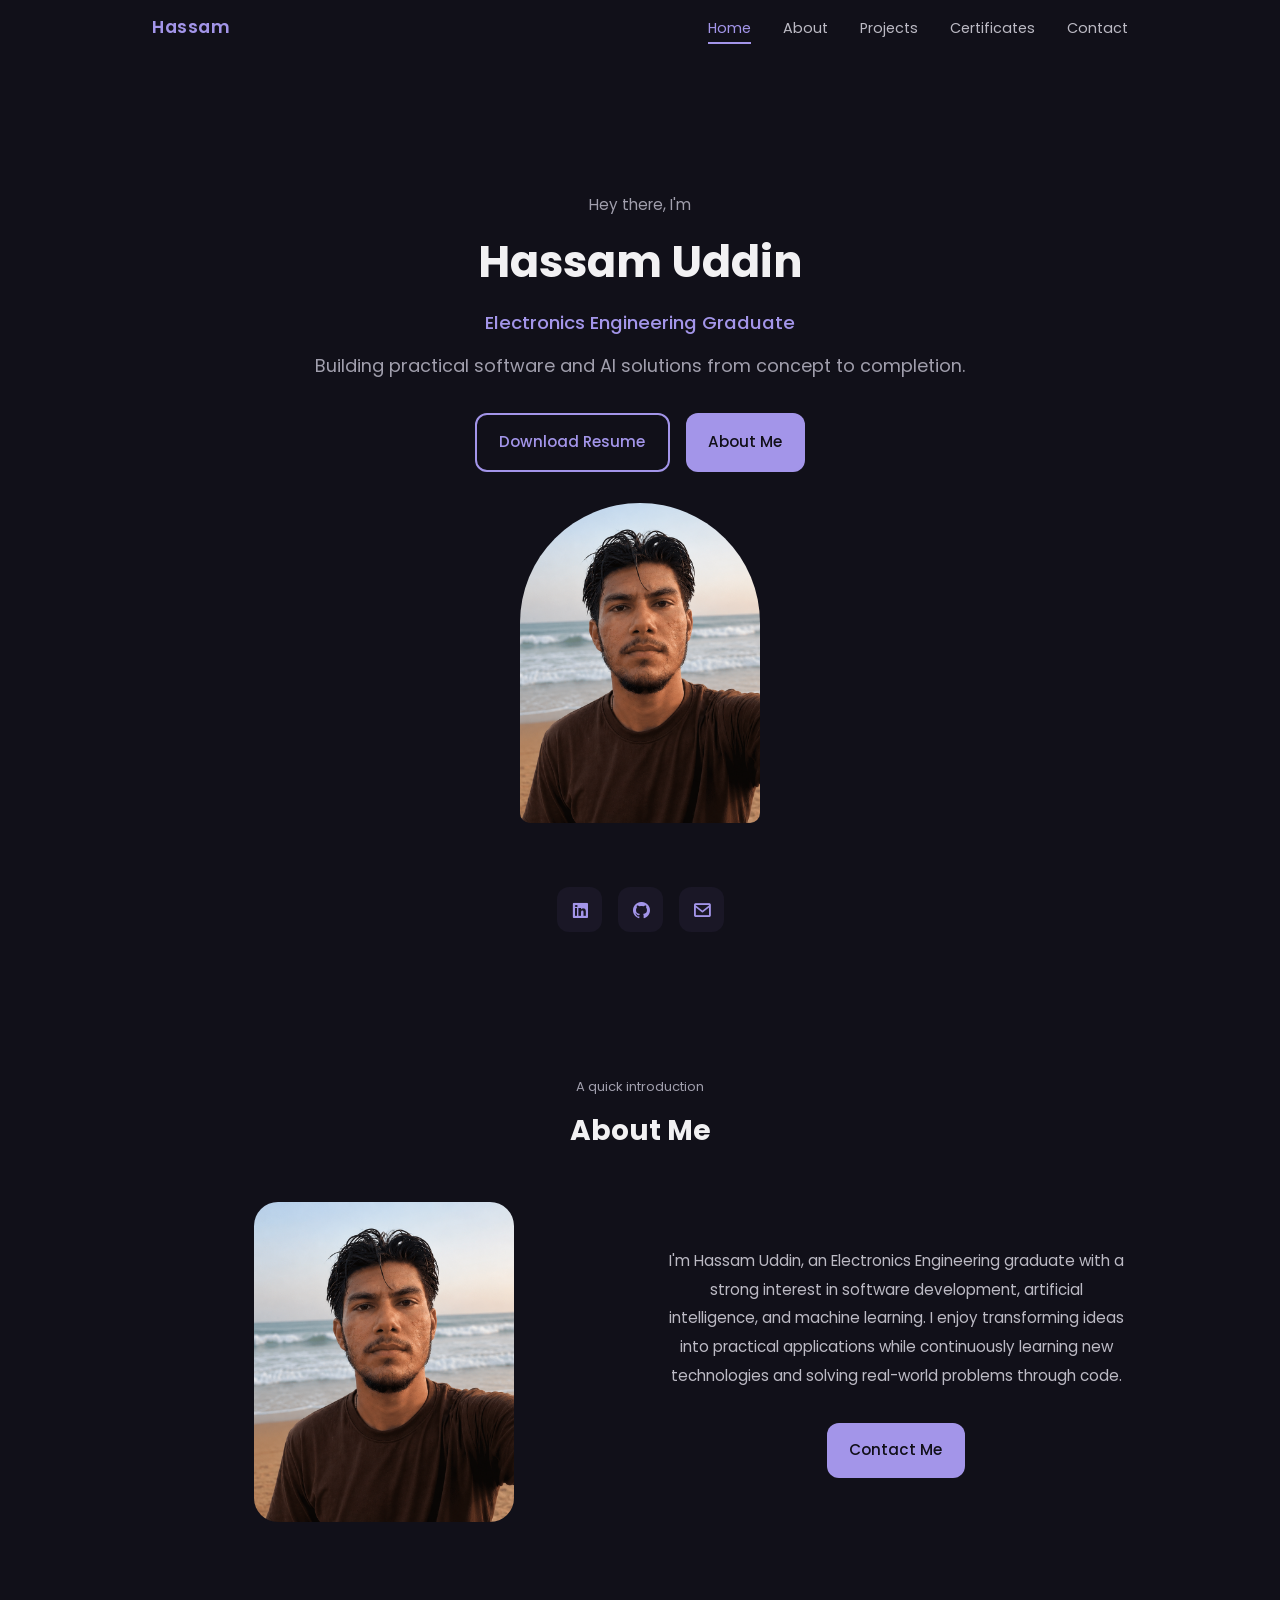
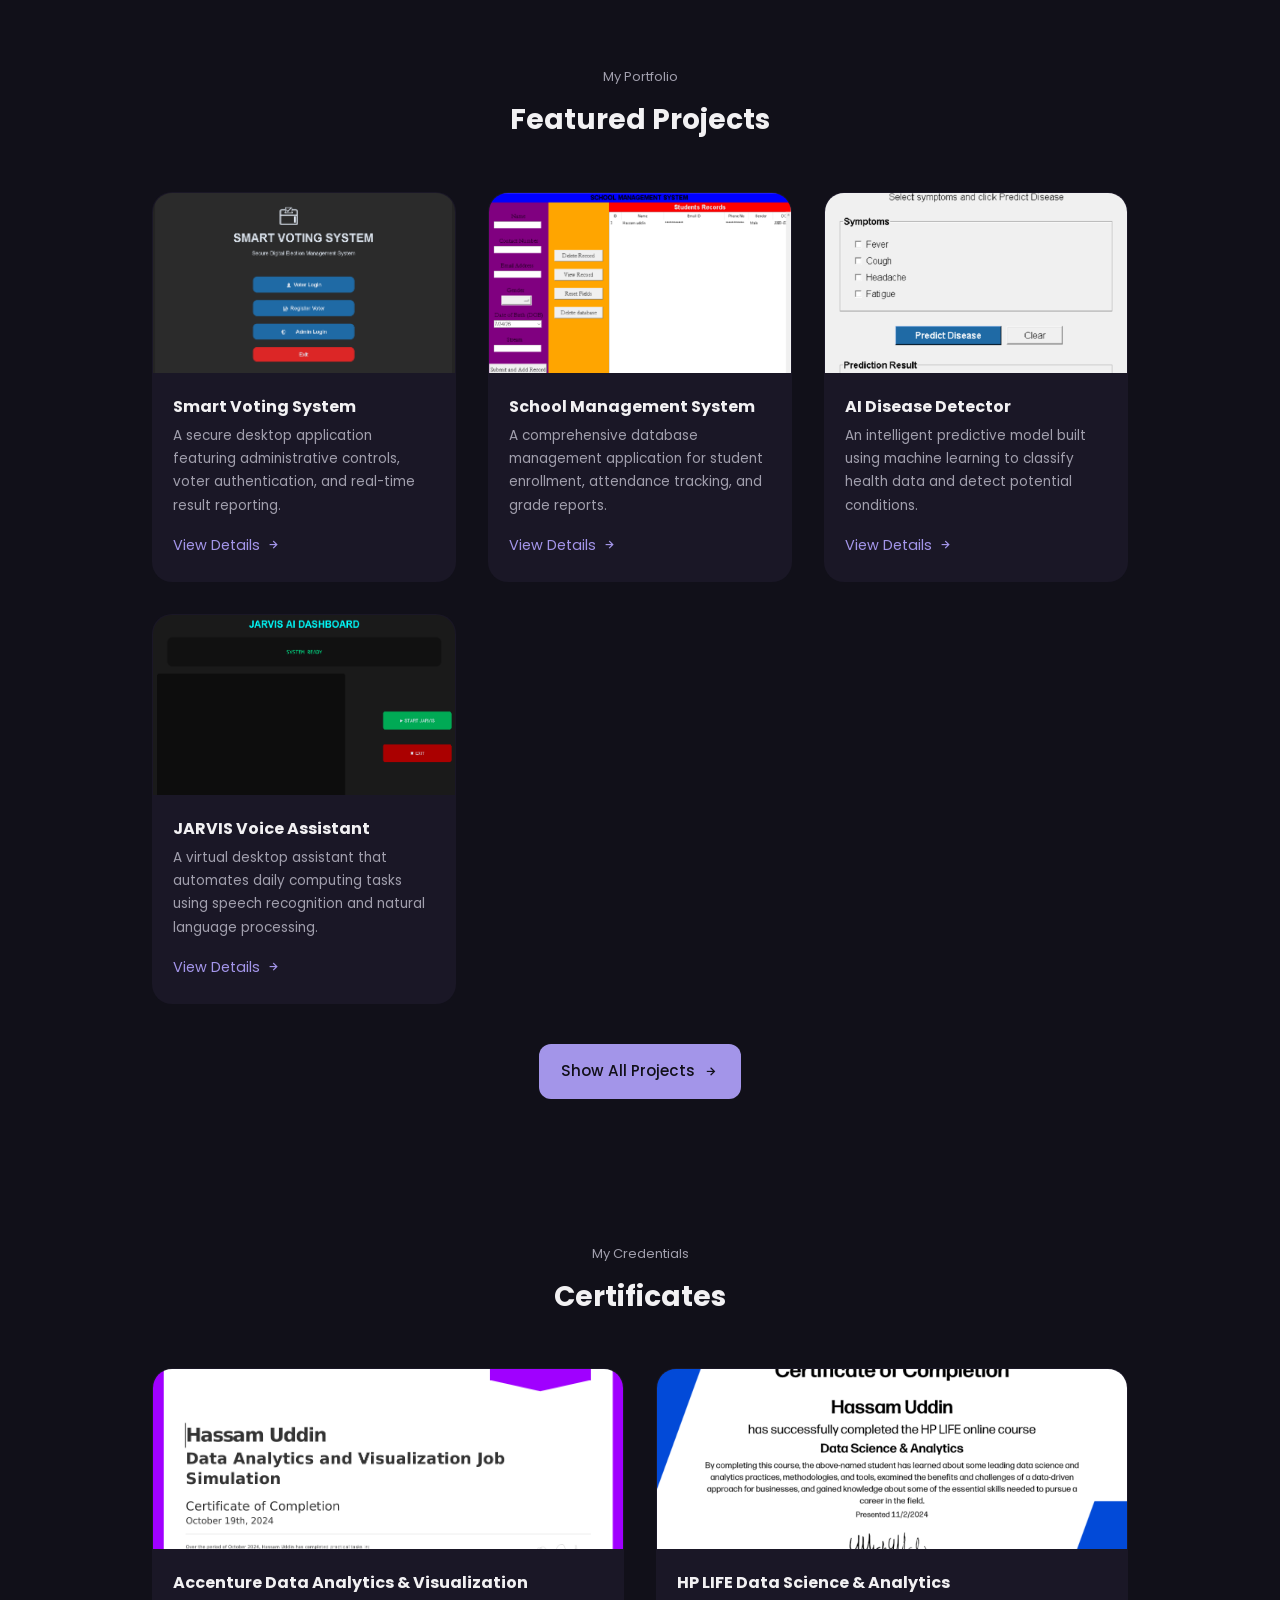
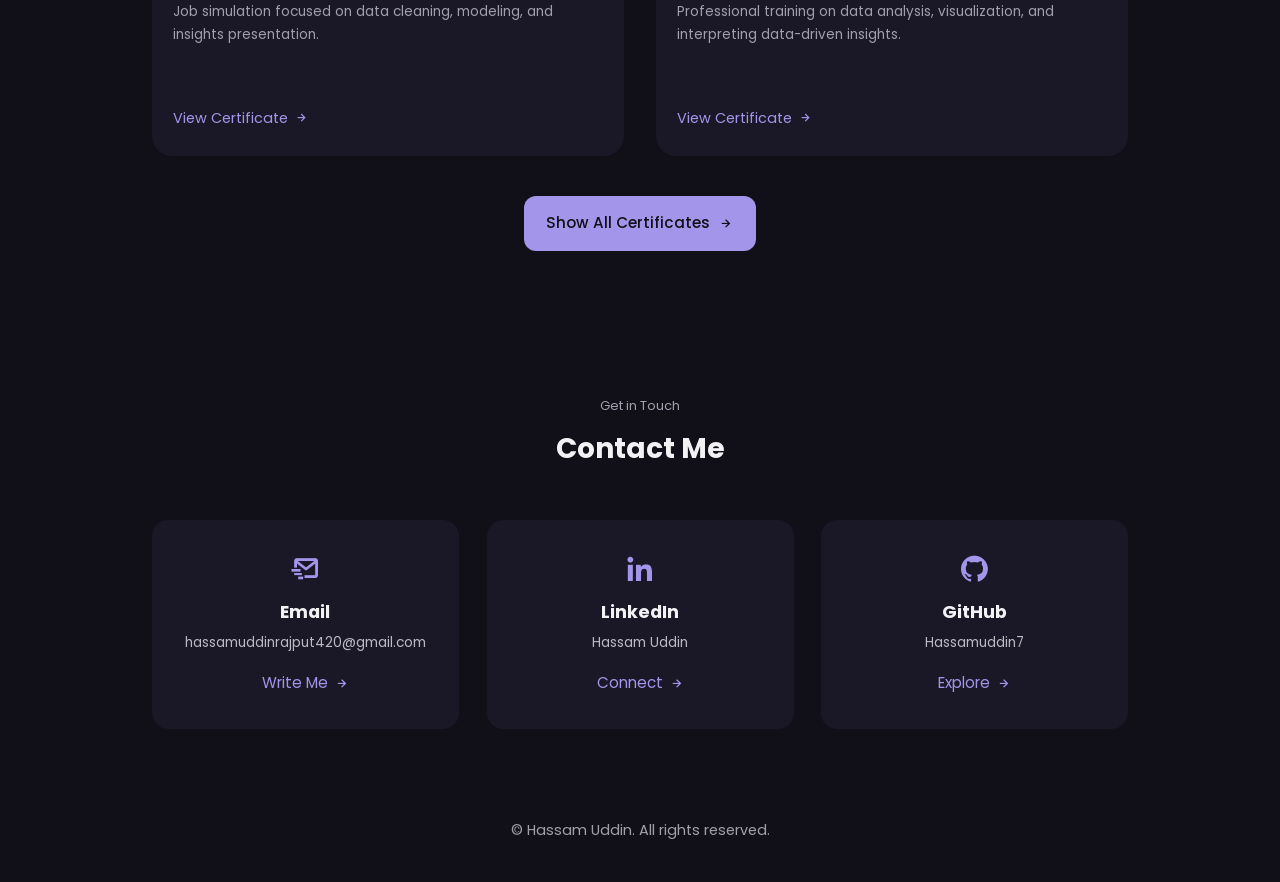
<file: index.html>
<!DOCTYPE html>
<html lang="en">

<head>
    <meta charset="UTF-8">
    <meta name="viewport" content="width=device-width, initial-scale=1.0">
    <title>Hassam Uddin | Portfolio</title>

    <meta name="description" content="Portfolio of Hassam Uddin - Electronics Engineering Graduate.">

    <link rel="preconnect" href="https://fonts.googleapis.com">
    <link rel="preconnect" href="https://fonts.gstatic.com" crossorigin>
    <link href="https://fonts.googleapis.com/css2?family=Poppins:wght@400;500;600;700&display=swap" rel="stylesheet">
    <link href="https://unpkg.com/boxicons@2.1.4/css/boxicons.min.css" rel="stylesheet">

    <link rel="stylesheet" href="style.css">
</head>

<body>

    <header class="header" id="header">
        <nav class="nav container">
            <a href="#" class="nav__logo">Hassam</a>

            <div class="nav__menu" id="nav-menu">
                <ul class="nav__list">
                    <li class="nav__item"><a href="#home" class="nav__link active-link">Home</a></li>
                    <li class="nav__item"><a href="#about" class="nav__link">About</a></li>
                    <li class="nav__item"><a href="#projects" class="nav__link">Projects</a></li>
                    <li class="nav__item"><a href="#certificates" class="nav__link">Certificates</a></li>
                    <li class="nav__item"><a href="#contact" class="nav__link">Contact</a></li>
                </ul>

                <div class="nav__close" id="nav-close"><i class='bx bx-x'></i></div>
            </div>

            <div class="nav__toggle" id="nav-toggle"><i class='bx bx-grid-alt'></i></div>
        </nav>
    </header>

    <main class="main">

        <!-- HOME -->
        <section class="home section" id="home">
            <div class="home__container container grid">
                <div class="home__data">
                    <span class="home__greeting">Hey there, I'm</span>
                    <h1 class="home__name">Hassam Uddin</h1>
                    <h2 class="home__profession">Electronics Engineering Graduate</h2>
                    <h3 class="home__subtitle">Building practical software and AI solutions from concept to completion.
                    </h3>

                    <div class="home__buttons">
                        <a href="assets/files/resume.pdf" download class="button button--ghost">Download Resume</a>
                        <a href="#about" class="button">About Me</a>
                    </div>
                </div>

                <div class="home__handle">
                    <img src="assets/img/profile.png" alt="Hassam Uddin" class="home__img">
                </div>

                <div class="home__social">
                    <a href="https://www.linkedin.com/in/hassamuddin7" target="_blank" rel="noopener noreferrer"
                        class="home__social-link"><i class='bx bxl-linkedin-square'></i></a>
                    <a href="https://github.com/Hassamuddin7" target="_blank" rel="noopener noreferrer"
                        class="home__social-link"><i class='bx bxl-github'></i></a>
                    <a href="mailto:hassamuddinrajput420@gmail.com" class="home__social-link"><i
                            class='bx bx-envelope'></i></a>
                </div>
            </div>
        </section>

        <!-- ABOUT -->
        <section class="about section" id="about">
            <span class="section__subtitle">A quick introduction</span>
            <h2 class="section__title">About Me</h2>

            <div class="about__container container grid">
                <div class="about__img-wrapper">
                    <img src="assets/img/profile.png" alt="Hassam Uddin" class="about__img">
                </div>

                <div class="about__data">
                    <p class="about__description">
                        I'm Hassam Uddin, an Electronics Engineering graduate with a strong interest in software
                        development, artificial intelligence, and machine learning. I enjoy transforming ideas into
                        practical applications while continuously learning new technologies and solving real-world
                        problems through code.
                    </p>
                    <a href="#contact" class="button">Contact Me</a>
                </div>
            </div>
        </section>

        <!-- PROJECTS -->
        <section class="work section" id="projects">
            <span class="section__subtitle">My Portfolio</span>
            <h2 class="section__title">Featured Projects</h2>

            <div class="work__container container grid" id="projects-container" data-limit="4"></div>

            <div class="work__more" style="text-align: center; margin-top: 2.5rem;">
                <a href="projects.html" class="button">Show All Projects <i class='bx bx-right-arrow-alt'></i></a>
            </div>
        </section>

        <!-- CERTIFICATES -->
        <section class="work section" id="certificates">
            <span class="section__subtitle">My Credentials</span>
            <h2 class="section__title">Certificates</h2>

            <div class="work__container container grid" id="certificates-container" data-limit="2"></div>

            <div class="work__more" style="text-align: center; margin-top: 2.5rem;">
                <a href="certificates.html" class="button">Show All Certificates <i
                        class='bx bx-right-arrow-alt'></i></a>
            </div>
        </section>

        <!-- CONTACT -->
        <section class="contact section" id="contact">
            <span class="section__subtitle">Get in Touch</span>
            <h2 class="section__title">Contact Me</h2>

            <div class="contact__container container grid">
                <div class="contact__content">

                    <div class="contact__card">
                        <i class='bx bx-mail-send contact__card-icon'></i>
                        <h3 class="contact__card-title">Email</h3>
                        <span class="contact__card-data">hassamuddinrajput420@gmail.com</span>
                        <a href="mailto:hassamuddinrajput420@gmail.com" class="contact__button">Write Me <i
                                class='bx bx-right-arrow-alt contact__button-icon'></i></a>
                    </div>

                    <div class="contact__card">
                        <i class='bx bxl-linkedin contact__card-icon'></i>
                        <h3 class="contact__card-title">LinkedIn</h3>
                        <span class="contact__card-data">Hassam Uddin</span>
                        <a href="https://linkedin.com/in/hassamuddin7" target="_blank" rel="noopener noreferrer"
                            class="contact__button">Connect <i
                                class='bx bx-right-arrow-alt contact__button-icon'></i></a>
                    </div>

                    <div class="contact__card">
                        <i class='bx bxl-github contact__card-icon'></i>
                        <h3 class="contact__card-title">GitHub</h3>
                        <span class="contact__card-data">Hassamuddin7</span>
                        <a href="https://github.com/Hassamuddin7" target="_blank" rel="noopener noreferrer"
                            class="contact__button">Explore <i
                                class='bx bx-right-arrow-alt contact__button-icon'></i></a>
                    </div>

                </div>
            </div>
        </section>

    </main>

    <footer class="footer">
        <div class="footer__container container">
            <span class="footer__copy">&#169; Hassam Uddin. All rights reserved.</span>
        </div>
    </footer>

    <!-- Dynamic Modal Insertion Point -->
    <div id="modal-container"></div>

    <script src="script.js"></script>
</body>

</html>
</file>
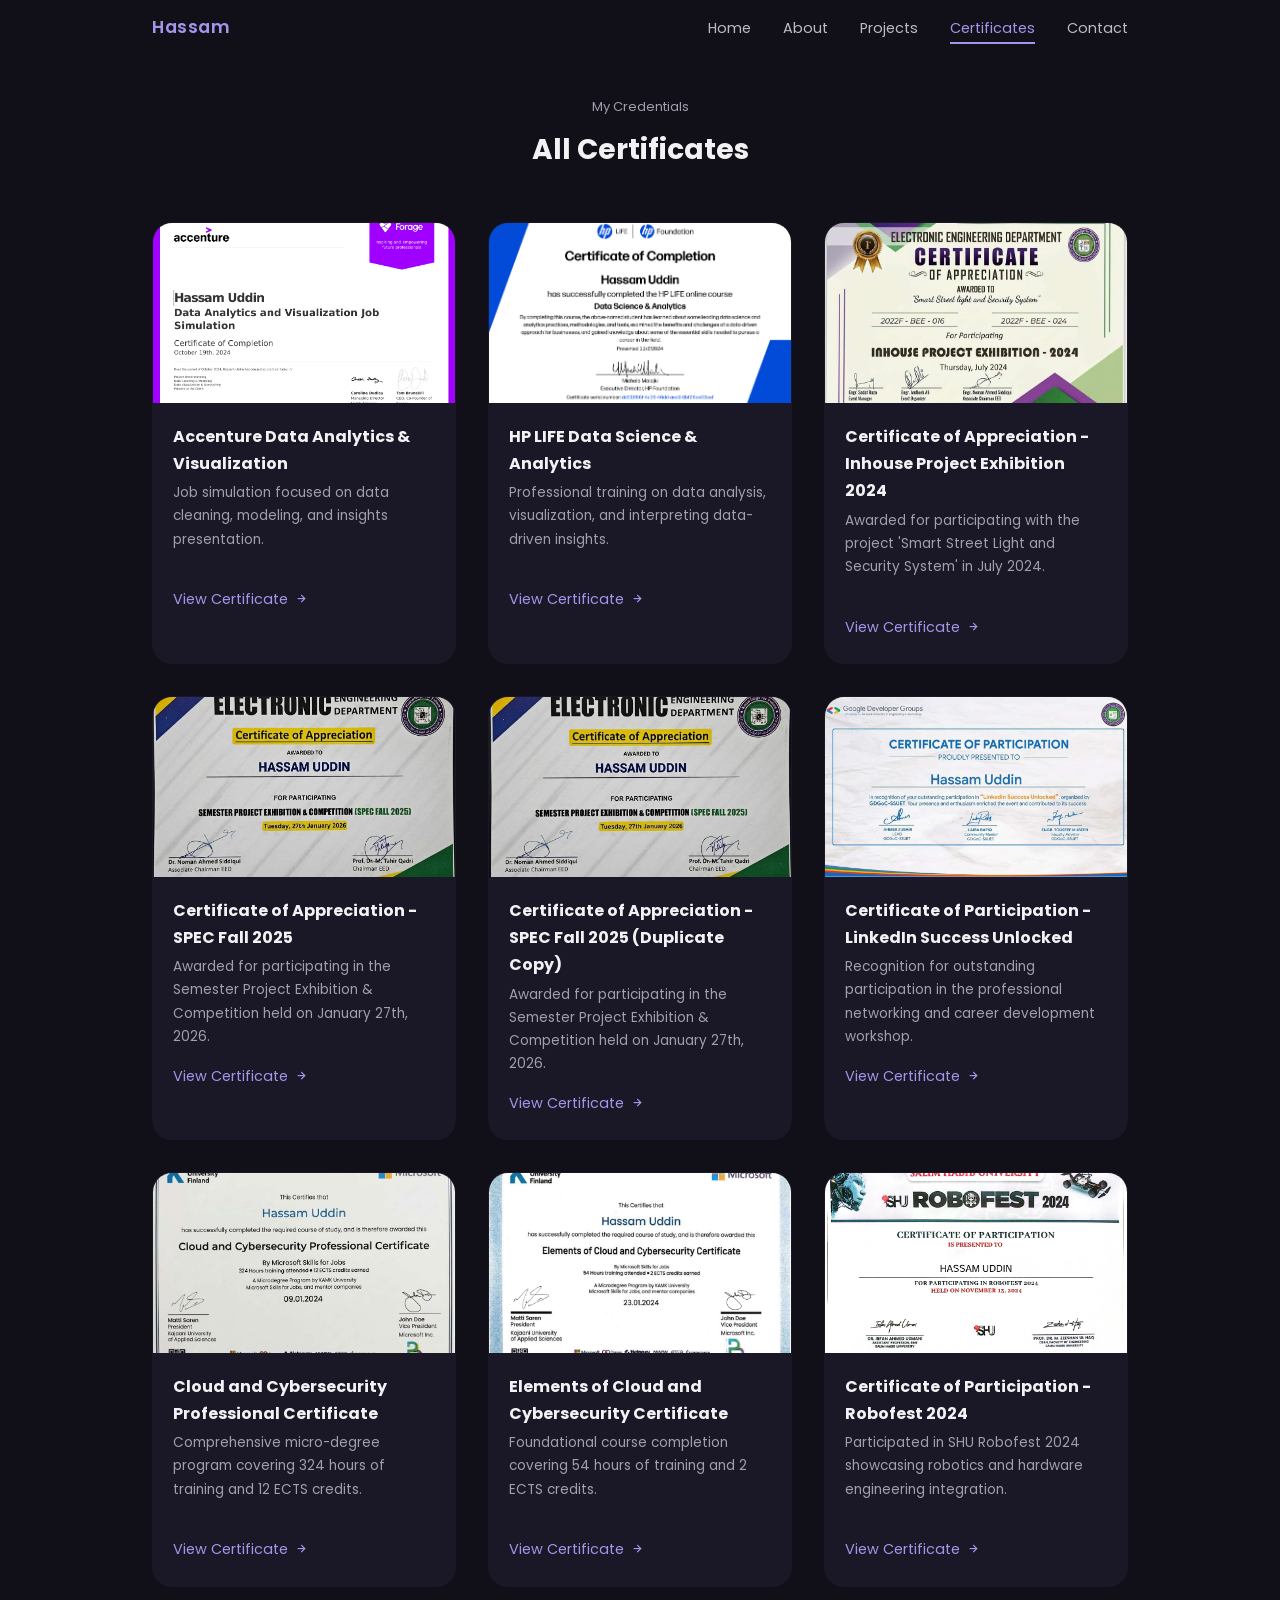
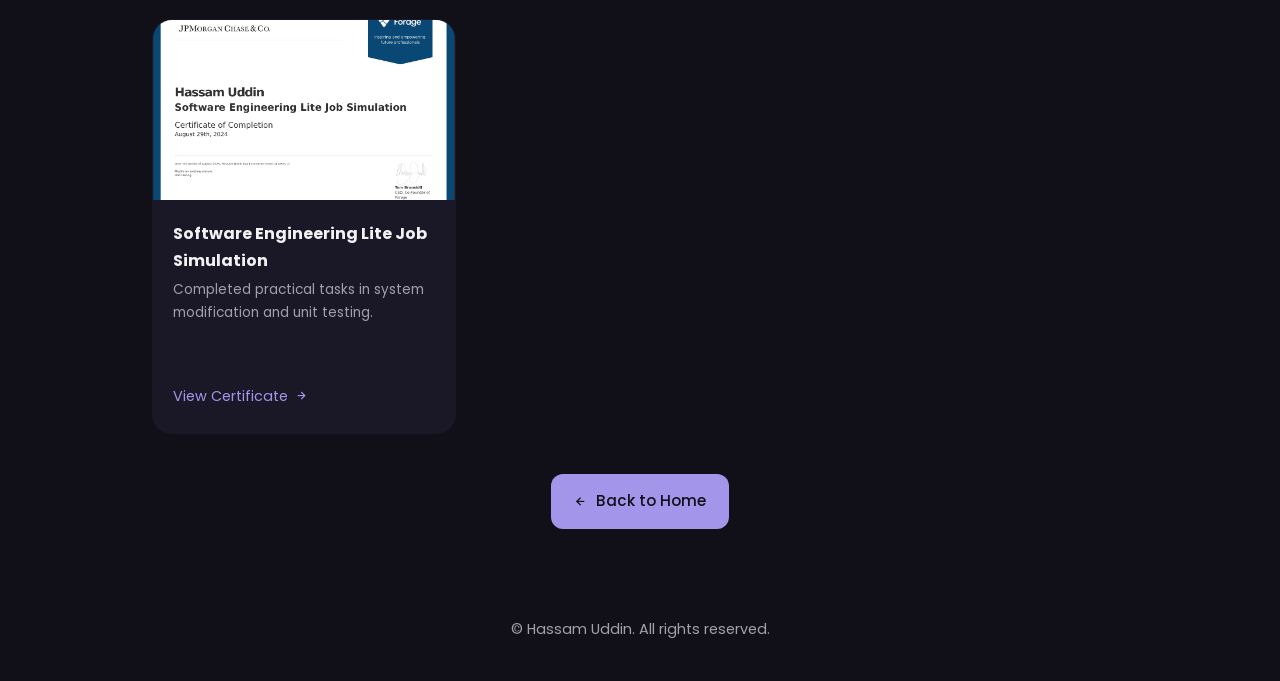
<file: certificates.html>
<!DOCTYPE html>
<html lang="en">

<head>
    <meta charset="UTF-8">
    <meta name="viewport" content="width=device-width, initial-scale=1.0">
    <title>Certificates | Hassam Uddin</title>

    <link rel="preconnect" href="https://fonts.googleapis.com">
    <link rel="preconnect" href="https://fonts.gstatic.com" crossorigin>
    <link href="https://fonts.googleapis.com/css2?family=Poppins:wght@400;500;600;700&display=swap" rel="stylesheet">
    <link href="https://unpkg.com/boxicons@2.1.4/css/boxicons.min.css" rel="stylesheet">

    <link rel="stylesheet" href="style.css">
</head>

<body>

    <header class="header" id="header">
        <nav class="nav container">
            <a href="index.html" class="nav__logo">Hassam</a>

            <div class="nav__menu" id="nav-menu">
                <ul class="nav__list">
                    <li class="nav__item"><a href="index.html#home" class="nav__link">Home</a></li>
                    <li class="nav__item"><a href="index.html#about" class="nav__link">About</a></li>
                    <li class="nav__item"><a href="projects.html" class="nav__link">Projects</a></li>
                    <li class="nav__item"><a href="certificates.html" class="nav__link active-link">Certificates</a>
                    </li>
                    <li class="nav__item"><a href="index.html#contact" class="nav__link">Contact</a></li>
                </ul>

                <div class="nav__close" id="nav-close"><i class='bx bx-x'></i></div>
            </div>

            <div class="nav__toggle" id="nav-toggle"><i class='bx bx-grid-alt'></i></div>
        </nav>
    </header>

    <main class="main">
        <section class="work section">
            <span class="section__subtitle">My Credentials</span>
            <h2 class="section__title">All Certificates</h2>

            <div class="work__container container grid" id="certificates-container"></div>

            <div style="margin-top: 2.5rem; text-align: center;">
                <a href="index.html" class="button"><i class='bx bx-left-arrow-alt'></i> Back to Home</a>
            </div>
        </section>
    </main>

    <footer class="footer">
        <div class="footer__container container">
            <span class="footer__copy">&#169; Hassam Uddin. All rights reserved.</span>
        </div>
    </footer>

    <div id="modal-container"></div>

    <script src="script.js"></script>
</body>

</html>
</file>
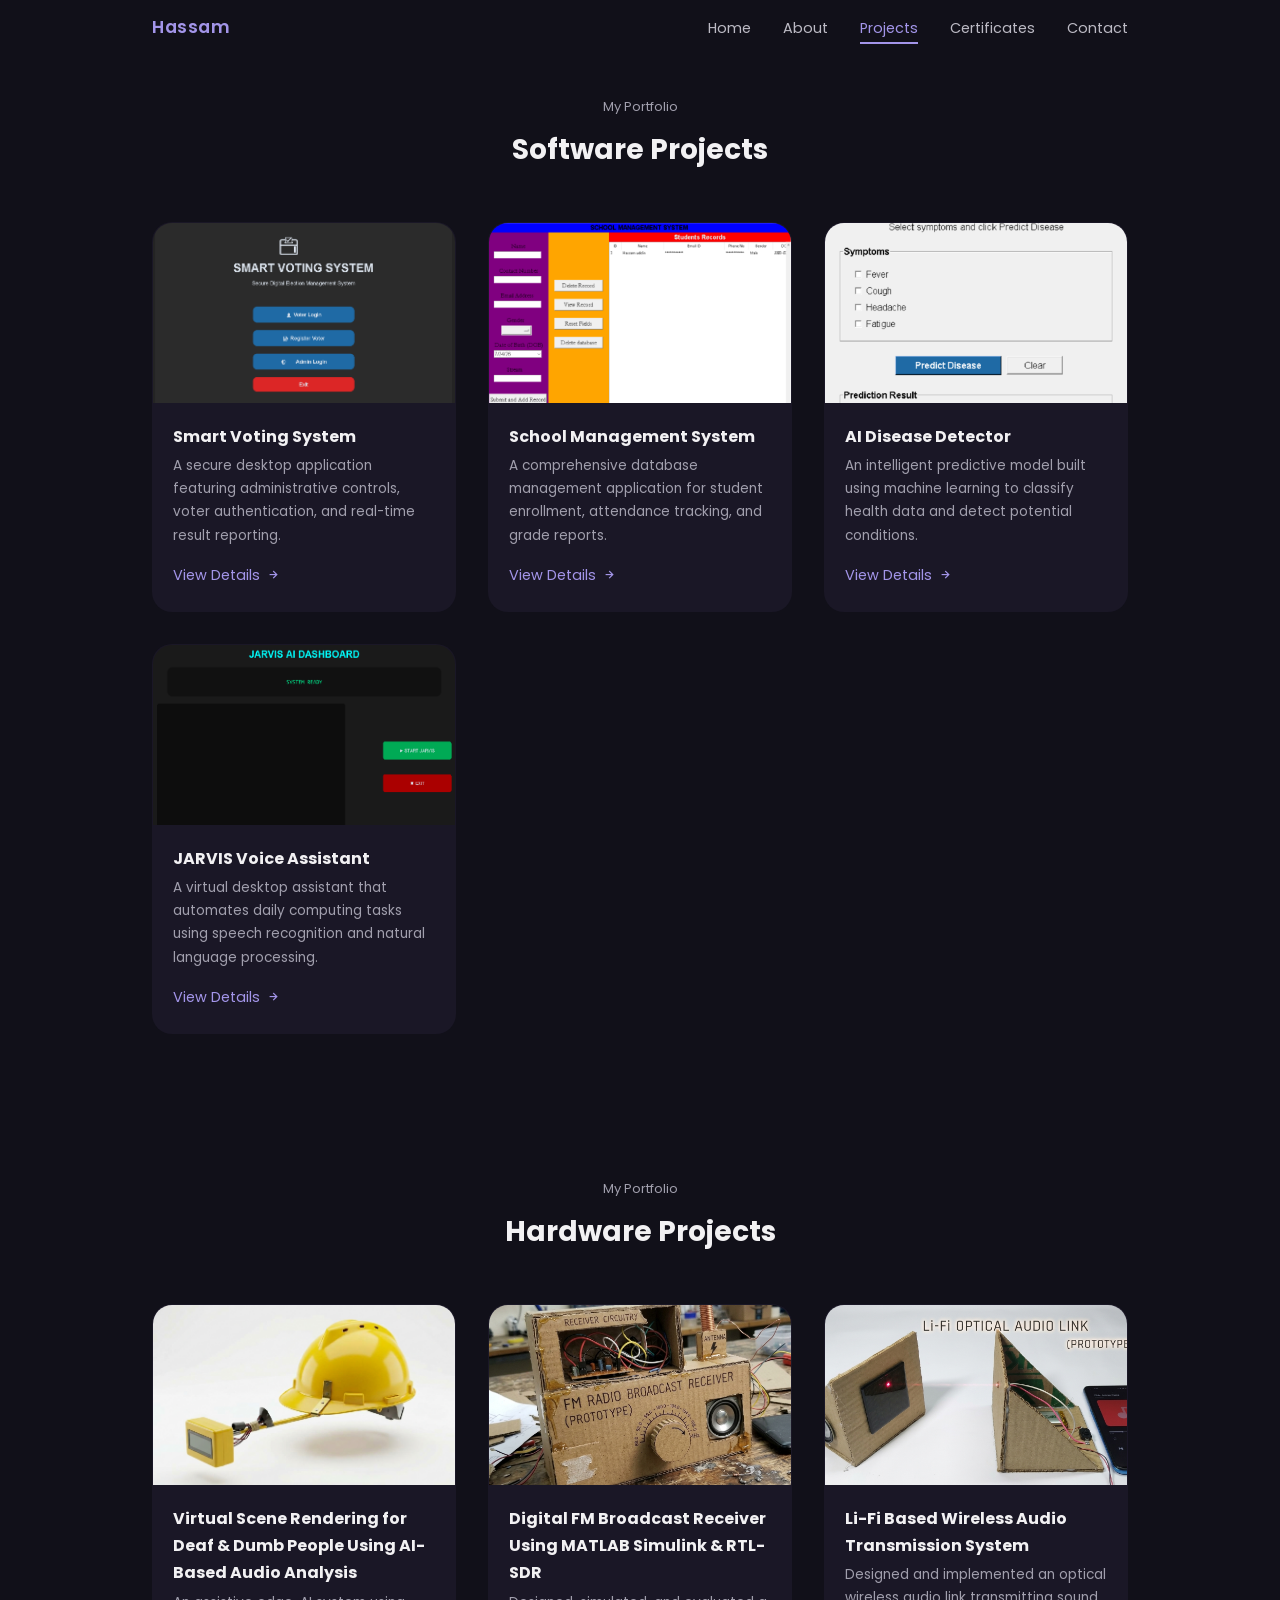
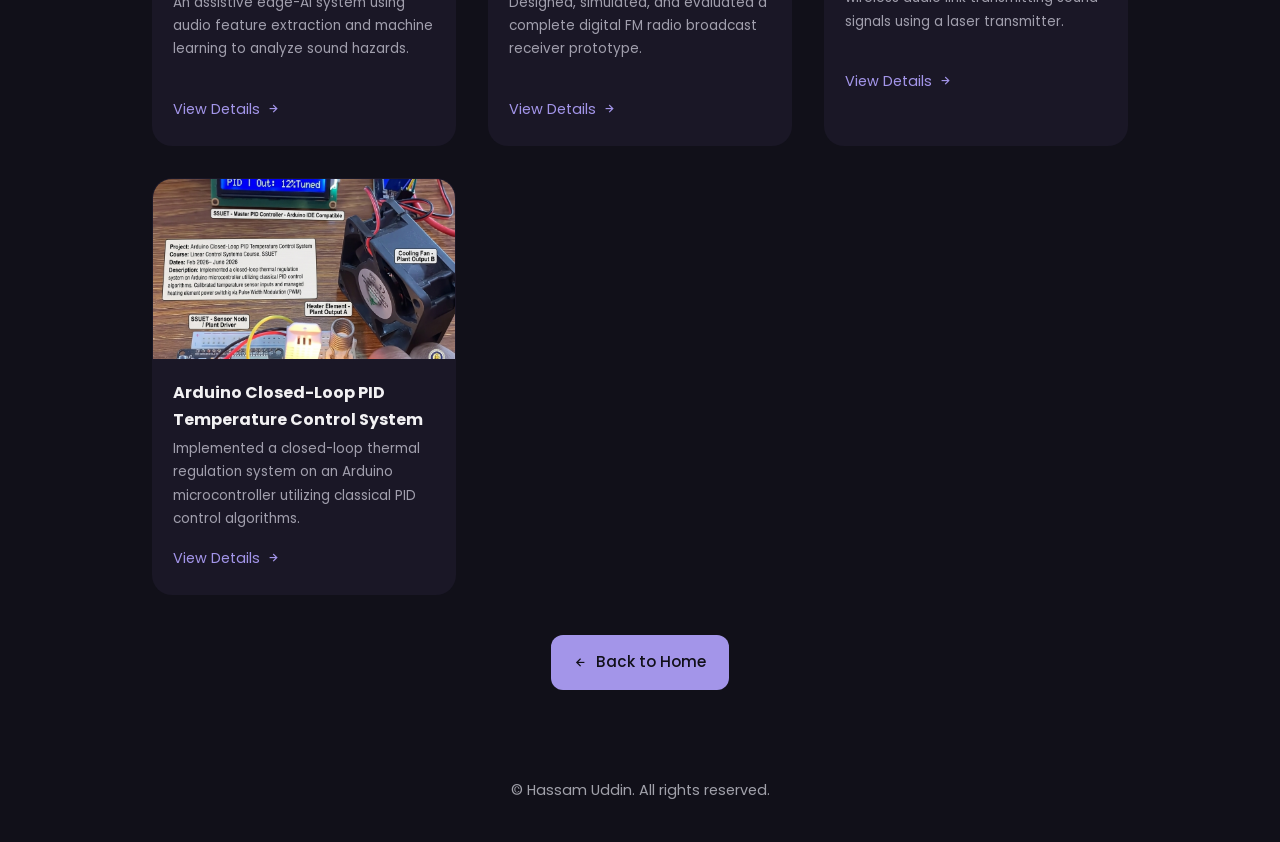
<file: projects.html>
<!DOCTYPE html>
<html lang="en">

<head>
    <meta charset="UTF-8">
    <meta name="viewport" content="width=device-width, initial-scale=1.0">
    <title>All Projects | Hassam Uddin</title>

    <link rel="preconnect" href="https://fonts.googleapis.com">
    <link rel="preconnect" href="https://fonts.gstatic.com" crossorigin>
    <link href="https://fonts.googleapis.com/css2?family=Poppins:wght@400;500;600;700&display=swap" rel="stylesheet">
    <link href="https://unpkg.com/boxicons@2.1.4/css/boxicons.min.css" rel="stylesheet">

    <link rel="stylesheet" href="style.css">
</head>

<body>

    <header class="header" id="header">
        <nav class="nav container">
            <a href="index.html" class="nav__logo">Hassam</a>

            <div class="nav__menu" id="nav-menu">
                <ul class="nav__list">
                    <li class="nav__item"><a href="index.html#home" class="nav__link">Home</a></li>
                    <li class="nav__item"><a href="index.html#about" class="nav__link">About</a></li>
                    <li class="nav__item"><a href="projects.html" class="nav__link active-link">Projects</a></li>
                    <li class="nav__item"><a href="certificates.html" class="nav__link">Certificates</a></li>
                    <li class="nav__item"><a href="index.html#contact" class="nav__link">Contact</a></li>
                </ul>

                <div class="nav__close" id="nav-close"><i class='bx bx-x'></i></div>
            </div>

            <div class="nav__toggle" id="nav-toggle"><i class='bx bx-grid-alt'></i></div>
        </nav>
    </header>

    <main class="main">
        <!-- SOFTWARE PROJECTS SECTION -->
        <section class="work section">
            <span class="section__subtitle">My Portfolio</span>
            <h2 class="section__title">Software Projects</h2>

            <div class="work__container container grid" id="software-projects-container"></div>
        </section>

        <!-- HARDWARE PROJECTS SECTION -->
        <section class="work section">
            <span class="section__subtitle">My Portfolio</span>
            <h2 class="section__title">Hardware Projects</h2>

            <div class="work__container container grid" id="hardware-projects-container"></div>

            <div style="margin-top: 2.5rem; text-align: center;">
                <a href="index.html" class="button"><i class='bx bx-left-arrow-alt'></i> Back to Home</a>
            </div>
        </section>
    </main>

    <footer class="footer">
        <div class="footer__container container">
            <span class="footer__copy">&#169; Hassam Uddin. All rights reserved.</span>
        </div>
    </footer>

    <div id="modal-container"></div>

    <script src="script.js"></script>
</body>

</html>
</file>
<file: style.css>
/*=============== GOOGLE VARIABLES ===============*/
:root {
    --header-height: 3.5rem;

    --hue: 250;

    --first-color: hsl(var(--hue), 66%, 75%);
    --first-color-alt: hsl(var(--hue), 66%, 71%);
    --title-color: hsl(var(--hue), 8%, 95%);
    --text-color: hsl(var(--hue), 8%, 75%);
    --text-color-light: hsl(var(--hue), 8%, 65%);
    --body-color: hsl(var(--hue), 24%, 8%);
    --container-color: hsl(var(--hue), 24%, 12%);

    --body-font: 'Poppins', sans-serif;

    --biggest-font-size: 2.7rem;
    --h1-font-size: 1.75rem;
    --h2-font-size: 1.35rem;
    --h3-font-size: 1.05rem;
    --normal-font-size: .95rem;
    --small-font-size: .813rem;

    --mb-0-5: .5rem;
    --mb-0-75: .75rem;
    --mb-1: 1rem;
    --mb-1-5: 1.5rem;
    --mb-2: 2rem;
    --mb-2-5: 2.5rem;

    --transition: .35s ease;
}

/*=============== BASE ===============*/

* {
    margin: 0;
    padding: 0;
    box-sizing: border-box;
}

html {
    scroll-behavior: smooth;
}

body {
    font-family: var(--body-font);
    font-size: var(--normal-font-size);
    background: var(--body-color);
    color: var(--text-color);
    line-height: 1.7;
}

body::-webkit-scrollbar {
    width: 10px;
}

body::-webkit-scrollbar-track {
    background: var(--body-color);
}

body::-webkit-scrollbar-thumb {
    background: var(--container-color);
    border-radius: 20px;
}

body::-webkit-scrollbar-thumb:hover {
    background: var(--first-color);
}

::selection {
    background: var(--first-color);
    color: var(--body-color);
}

ul {
    list-style: none;
}

a {
    text-decoration: none;
}

img {
    max-width: 100%;
    height: auto;
    display: block;
}

.container {
    max-width: 1024px;
    margin-inline: auto;
    padding-inline: 1.5rem;
}

.grid {
    display: grid;
    gap: 1.5rem;
}

.section {
    padding: 5rem 0 2rem;
}

.section__subtitle {
    display: block;
    text-align: center;
    color: var(--text-color-light);
    font-size: var(--small-font-size);
    margin-bottom: .5rem;
}

.section__title {
    text-align: center;
    color: var(--title-color);
    font-size: var(--h1-font-size);
    margin-bottom: 3rem;
}

/*=============== HEADER ===============*/

.header {
    position: fixed;
    top: 0;
    left: 0;
    width: 100%;
    z-index: 100;
    transition: var(--transition);
}

.header.scroll-header {
    background: rgba(18, 18, 24, .72);
    backdrop-filter: blur(18px);
    -webkit-backdrop-filter: blur(18px);
    box-shadow: 0 6px 30px rgba(0, 0, 0, .35);
}

/*=============== NAV ===============*/

.nav {
    height: var(--header-height);
    display: flex;
    justify-content: space-between;
    align-items: center;
}

.nav__logo {
    color: var(--first-color);
    font-weight: 600;
    font-size: 1.1rem;
    letter-spacing: .5px;
    transition: var(--transition);
}

.nav__logo:hover {
    transform: translateY(-2px);
}

.nav__list {
    display: flex;
    column-gap: 2rem;
}

.nav__link {
    color: var(--text-color);
    position: relative;
    transition: var(--transition);
    font-size: .9rem;
}

.nav__link::after {
    content: '';
    position: absolute;
    width: 0;
    height: 2px;
    left: 0;
    bottom: -6px;
    background: var(--first-color);
    transition: var(--transition);
}

.nav__link:hover,
.active-link {
    color: var(--first-color);
}

.nav__link:hover::after,
.active-link::after {
    width: 100%;
}

/*=============== HOME ===============*/

.home__container {
    row-gap: 2rem;
    padding-top: 5rem;
    text-align: center;
}

.home__greeting {
    color: var(--text-color-light);
}

.home__name {
    color: var(--title-color);
    font-size: var(--biggest-font-size);
    margin: .5rem 0;
}

.home__profession {
    color: var(--first-color);
    font-size: 1.15rem;
    font-weight: 500;
    margin-bottom: .75rem;
}

.home__subtitle {
    max-width: 650px;
    margin: 0 auto 2rem;
    color: var(--text-color-light);
    font-weight: 400;
}

.home__handle {
    justify-self: center;
    width: 240px;
    height: 320px;
    border-radius: 12rem 12rem 1rem 1rem;
    overflow: hidden;

    background: linear-gradient(180deg,
            hsla(250, 66%, 75%, 1),
            hsla(250, 66%, 75%, .15));

    animation: floatImage 5s ease-in-out infinite;
}

.home__img {
    width: 100%;
    height: 100%;
    object-fit: cover;
}

.home__buttons {
    display: flex;
    justify-content: center;
    gap: 1rem;
    margin-top: 2rem;
    flex-wrap: wrap;
}

.button {
    display: inline-flex;
    align-items: center;
    gap: .5rem;
    padding: .9rem 1.4rem;
    border-radius: .75rem;

    background: var(--first-color);
    color: var(--body-color);

    font-weight: 500;

    transition: var(--transition);
}

.button:hover {
    transform: translateY(-4px);
    background: var(--first-color-alt);
    box-shadow: 0 10px 25px rgba(0, 0, 0, .25);
}

.button--ghost {
    background: transparent;
    border: 2px solid var(--first-color);
    color: var(--first-color);
}

.button--ghost:hover {
    color: var(--body-color);
}

.home__social {
    display: flex;
    justify-content: center;
    gap: 1rem;
    margin-top: 2rem;
}

.home__social-link {
    width: 45px;
    height: 45px;

    display: grid;
    place-items: center;

    background: var(--container-color);

    color: var(--first-color);

    border-radius: .75rem;

    font-size: 1.25rem;

    transition: var(--transition);
}

.home__social-link:hover {
    background: var(--first-color);
    color: var(--body-color);
    transform: translateY(-5px);
}

/*=============== FLOAT ANIMATION ===============*/

@keyframes floatImage {

    0% {
        transform: translateY(0);
    }

    50% {
        transform: translateY(-10px);
    }

    100% {
        transform: translateY(0);
    }

}

/*=============== ABOUT ===============*/

.about__container {
    grid-template-columns: repeat(auto-fit, minmax(300px, 1fr));
    align-items: center;
    gap: 3rem;
}

.about__img-wrapper {
    width: 260px;
    height: 320px;
    justify-self: center;

    overflow: hidden;
    border-radius: 1.5rem;

    transition: var(--transition);
}

.about__img {
    width: 100%;
    height: 100%;
    object-fit: cover;

    transition: .6s;
}

.about__img-wrapper:hover .about__img {
    transform: scale(1.08);
}

.about__data {
    text-align: center;
}

.about__description {
    margin-bottom: 2rem;
    color: var(--text-color);
    line-height: 1.9;
}

/*=============== PROJECTS ===============*/

.work__container {
    grid-template-columns: repeat(auto-fit, minmax(260px, 1fr));
    gap: 2rem;
}

.work__card {
    background: var(--container-color);

    border-radius: 1.25rem;

    overflow: hidden;

    cursor: pointer;

    transition: .4s;

    border: 1px solid transparent;
}

.work__card:hover {

    transform: translateY(-10px);

    border-color: rgba(255, 255, 255, .08);

    box-shadow:
        0 15px 35px rgba(0, 0, 0, .35);

}

.work__img {

    width: 100%;
    height: 180px;

    object-fit: cover;

    transition: .5s;

}

.work__card:hover .work__img {

    transform: scale(1.08);

}

.work__title {

    padding: 1.25rem 1.25rem .25rem;

    color: var(--title-color);

    font-size: 1rem;

}

.work__description {

    padding: 0 1.25rem;

    font-size: .85rem;

    color: var(--text-color-light);

    line-height: 1.7;

    min-height: 90px;

}

.work__button {

    display: inline-flex;

    align-items: center;

    gap: .35rem;

    margin: 1rem 1.25rem 1.5rem;

    color: var(--first-color);

    font-size: .9rem;

    transition: .3s;

}

.work__button i {

    transition: .3s;

}

.work__card:hover .work__button i {

    transform: translateX(6px);

}

/*=============== SHOW MORE BUTTON ===============*/

.work__more {

    margin-top: 3rem;

    display: flex;

    justify-content: center;

}

/*=============== CONTACT ===============*/

.contact__content {

    display: grid;

    grid-template-columns: repeat(auto-fit, minmax(250px, 1fr));

    gap: 1.75rem;

}

.contact__card {

    background: var(--container-color);

    padding: 2rem 1.5rem;

    border-radius: 1rem;

    text-align: center;

    transition: .35s;

    border: 1px solid transparent;

}

.contact__card:hover {

    transform: translateY(-8px);

    border-color: rgba(255, 255, 255, .08);

    box-shadow:

        0 15px 35px rgba(0, 0, 0, .35);

}

.contact__card-icon {

    font-size: 2rem;

    color: var(--first-color);

    margin-bottom: .75rem;

}

.contact__card-title {

    color: var(--title-color);

    margin-bottom: .25rem;

}

.contact__card-data {

    display: block;

    margin-bottom: 1rem;

    font-size: .85rem;

    word-break: break-word;

}

.contact__button {

    display: inline-flex;

    align-items: center;

    gap: .35rem;

    color: var(--first-color);

    transition: .3s;

}

.contact__button i {

    transition: .3s;

}

.contact__button:hover i {

    transform: translateX(5px);

}

/*=============== STATUS BADGE ===============*/

.status {

    display: inline-block;

    padding: .3rem .7rem;

    border-radius: 20px;

    background: rgba(138, 180, 255, .15);

    color: var(--first-color);

    font-size: .75rem;

    font-weight: 500;

    margin-top: .5rem;

}

/*=============== MODALS ===============*/

.modal {
    position: fixed;
    inset: 0;

    display: none;
    justify-content: center;
    align-items: center;

    padding: 1rem;

    background: rgba(0, 0, 0, .82);
    backdrop-filter: blur(10px);
    -webkit-backdrop-filter: blur(10px);

    z-index: 1000;

    opacity: 0;
    visibility: hidden;

    transition: .35s ease;
}

.modal.show {
    display: flex;
    opacity: 1;
    visibility: visible;
}

.modal__content {

    position: relative;

    width: 100%;
    max-width: 650px;
    max-height: 90vh;

    overflow-y: auto;

    padding: 2rem;

    border-radius: 1.5rem;

    background: rgba(28, 28, 38, .96);

    border: 1px solid rgba(255, 255, 255, .06);

    box-shadow:
        0 25px 60px rgba(0, 0, 0, .45);

    transform: scale(.9) translateY(20px);

    transition: .35s ease;

}

.modal.show .modal__content {

    transform: scale(1) translateY(0);

}

.modal__content::-webkit-scrollbar {

    width: 8px;

}

.modal__content::-webkit-scrollbar-thumb {

    background: var(--first-color);
    border-radius: 20px;

}

.modal__close {

    position: absolute;

    top: 1rem;
    right: 1.2rem;

    width: 40px;
    height: 40px;

    display: grid;
    place-items: center;

    border-radius: 50%;

    background: rgba(255, 255, 255, .05);

    color: var(--title-color);

    font-size: 1.4rem;

    cursor: pointer;

    transition: .3s;

}

.modal__close:hover {

    background: var(--first-color);

    color: var(--body-color);

    transform: rotate(90deg);

}

.modal__title {

    color: var(--title-color);

    text-align: center;

    margin-bottom: 1.5rem;

}

.modal__img {

    width: 100%;

    border-radius: 1rem;

    margin-bottom: 1.5rem;

    transition: .4s;

}

.modal__img:hover {

    transform: scale(1.02);

}

.modal__img--full {

    max-height: none;

    object-fit: contain;

}

.modal__body h3 {

    color: var(--first-color);

    margin-bottom: .75rem;

}

.modal__body p {

    color: var(--text-color-light);

    line-height: 1.8;

    margin-bottom: 1.25rem;

}

.modal__action {

    margin-top: 1.5rem;

}

/*=============== REVEAL ANIMATION ===============*/

.reveal {

    opacity: 0;

    transform: translateY(40px);

    transition: all .8s ease;

}

.reveal.active {

    opacity: 1;

    transform: translateY(0);

}

/*=============== HOVER IMPROVEMENTS ===============*/

.work__card,
.contact__card,
.button,
.home__social-link,
.about__img-wrapper {

    will-change: transform;

}

/*=============== RESPONSIVE ===============*/

@media screen and (max-width:992px) {

    .container {

        max-width: 90%;

    }

}

@media screen and (max-width:768px) {

    .section {

        padding: 4rem 0 2rem;

    }

    .nav {

        padding-inline: 1rem;

    }

    .nav__list {

        column-gap: 1.2rem;

        flex-wrap: wrap;

        justify-content: center;

    }

    .home__name {

        font-size: 2.3rem;

    }

    .home__profession {

        font-size: 1rem;

    }

    .home__subtitle {

        font-size: .9rem;

    }

    .home__handle {

        width: 210px;
        height: 280px;

    }

    .about__container {

        grid-template-columns: 1fr;

        text-align: center;

    }

    .about__img-wrapper {

        width: 220px;
        height: 280px;

    }

    .modal__content {

        padding: 1.5rem;

    }

}

@media screen and (max-width:576px) {

    .container {

        padding-inline: 1rem;

    }

    .home__buttons {

        flex-direction: column;

        align-items: center;

    }

    .button {

        width: 100%;

        justify-content: center;

    }

    .work__container {

        grid-template-columns: 1fr;

    }

    .contact__content {

        grid-template-columns: 1fr;

    }

    .modal__content {

        max-height: 92vh;

    }

}

@media screen and (min-width:1024px) {

    .section {

        padding: 6rem 0 3rem;

    }

    .home__container {

        padding-top: 6rem;

    }

}

/*=============== END OF FILE ===============*/

/*==================================================
                PROJECTS PAGE
==================================================*/

.projects__list {
    display: flex;
    flex-direction: column;
    gap: 2.5rem;
}

.project__card {

    display: grid;
    grid-template-columns: 320px 1fr;

    gap: 2rem;

    background: var(--container-color);

    border-radius: 1.5rem;

    overflow: hidden;

    transition: .35s;

    border: 1px solid transparent;

}

.project__card:hover {

    transform: translateY(-8px);

    border-color: rgba(255, 255, 255, .08);

    box-shadow: 0 20px 40px rgba(0, 0, 0, .35);

}

.project__image {

    overflow: hidden;

}

.project__image img {

    width: 100%;
    height: 100%;

    object-fit: cover;

    transition: .5s;

}

.project__card:hover .project__image img {

    transform: scale(1.06);

}

.project__content {

    padding: 2rem;

    display: flex;

    flex-direction: column;

    justify-content: center;

}

.project__title {

    font-size: 1.7rem;

    color: var(--title-color);

    margin: .75rem 0;

}

.project__description {

    line-height: 1.8;

    color: var(--text-color);

    margin-bottom: 1.5rem;

}

.project__tech {

    display: flex;

    flex-wrap: wrap;

    gap: .75rem;

    margin-bottom: 2rem;

}

.project__tech span {

    background: rgba(124, 142, 255, .12);

    color: var(--first-color);

    border: 1px solid rgba(124, 142, 255, .15);

    padding: .45rem .9rem;

    border-radius: 30px;

    font-size: .82rem;

    transition: .3s;

}

.project__tech span:hover {

    background: var(--first-color);

    color: var(--body-color);

}

.project__buttons {

    display: flex;

    gap: 1rem;

    flex-wrap: wrap;

}

.project__buttons .button {

    min-width: 160px;

    justify-content: center;

}

/*================ FOOTER ================*/

.footer {

    padding: 4rem 0 2rem;

    text-align: center;

}

.footer__title {

    color: var(--title-color);

    font-size: 1.4rem;

    margin-bottom: .5rem;

}

.footer__subtitle {

    color: var(--text-color-light);

    margin-bottom: 1.5rem;

}

.footer__social {

    display: flex;

    justify-content: center;

    gap: 1rem;

    margin-bottom: 2rem;

}

.footer__social-link {

    width: 45px;
    height: 45px;

    display: grid;

    place-items: center;

    background: var(--container-color);

    border-radius: .75rem;

    color: var(--first-color);

    font-size: 1.25rem;

    transition: .3s;

}

.footer__social-link:hover {

    background: var(--first-color);

    color: var(--body-color);

    transform: translateY(-5px);

}

.footer__copy {

    color: var(--text-color-light);

    font-size: .85rem;

}

/*================ RESPONSIVE ================*/

@media screen and (max-width:992px) {

    .project__card {

        grid-template-columns: 1fr;

    }

    .project__image {

        height: 260px;

    }

}

@media screen and (max-width:576px) {

    .project__content {

        padding: 1.5rem;

    }

    .project__title {

        font-size: 1.35rem;

    }

    .project__buttons {

        flex-direction: column;

    }

    .project__buttons .button {

        width: 100%;

    }

}

/* ==================== HEADER & DESKTOP FIX ==================== */
@media screen and (min-width: 768px) {

    .nav__toggle,
    .nav__close {
        display: none !important;
        /* Hides 4-square icon and X icon on desktop */
    }

    .nav__list {
        display: flex;
        column-gap: 2rem;
        align-items: center;
    }

    .nav__menu {
        margin-left: auto;
        /* Aligns nav links cleanly to the right of the logo */
    }
}

/* ==================== CLEAN FOOTER ==================== */
.footer {
    padding: 2.5rem 0;
    text-align: center;
    background-color: transparent;
}

.footer__container {
    display: flex;
    justify-content: center;
    align-items: center;
}

.footer__copy {
    font-size: 0.9rem;
    color: #a1a1aa;
}

/* ==================== BULLETPROOF MODALS ==================== */
.modal {
    position: fixed;
    top: 0;
    left: 0;
    width: 100%;
    height: 100vh;
    background-color: rgba(0, 0, 0, 0.8);
    backdrop-filter: blur(5px);
    display: none;
    align-items: center;
    justify-content: center;
    padding: 1rem;
    z-index: 9999 !important;
    opacity: 0;
    visibility: hidden;
    transition: opacity 0.3s ease, visibility 0.3s ease;
}

.modal.active-modal,
.modal.show-modal {
    display: flex !important;
    opacity: 1 !important;
    visibility: visible !important;
    pointer-events: auto !important;
}

.modal__content {
    position: relative;
    background-color: #181824;
    padding: 2rem;
    border-radius: 1.25rem;
    max-width: 550px;
    width: 100%;
    max-height: 85vh;
    overflow-y: auto;
    border: 1px solid rgba(255, 255, 255, 0.1);
    box-shadow: 0 10px 30px rgba(0, 0, 0, 0.6);
}

.modal__close {
    position: absolute;
    top: 1rem;
    right: 1.25rem;
    font-size: 2rem;
    color: #fff;
    cursor: pointer;
    line-height: 1;
    z-index: 10;
}

.modal__close:hover {
    color: #9d4edd;
}

.modal__title {
    font-size: 1.3rem;
    color: #fff;
    margin-bottom: 1rem;
}

.modal__img {
    width: 100%;
    height: auto;
    border-radius: 0.75rem;
    margin-bottom: 1rem;
    object-fit: cover;
}

.modal__body {
    color: #ccc;
    font-size: 0.95rem;
    line-height: 1.6;
}
</file>
